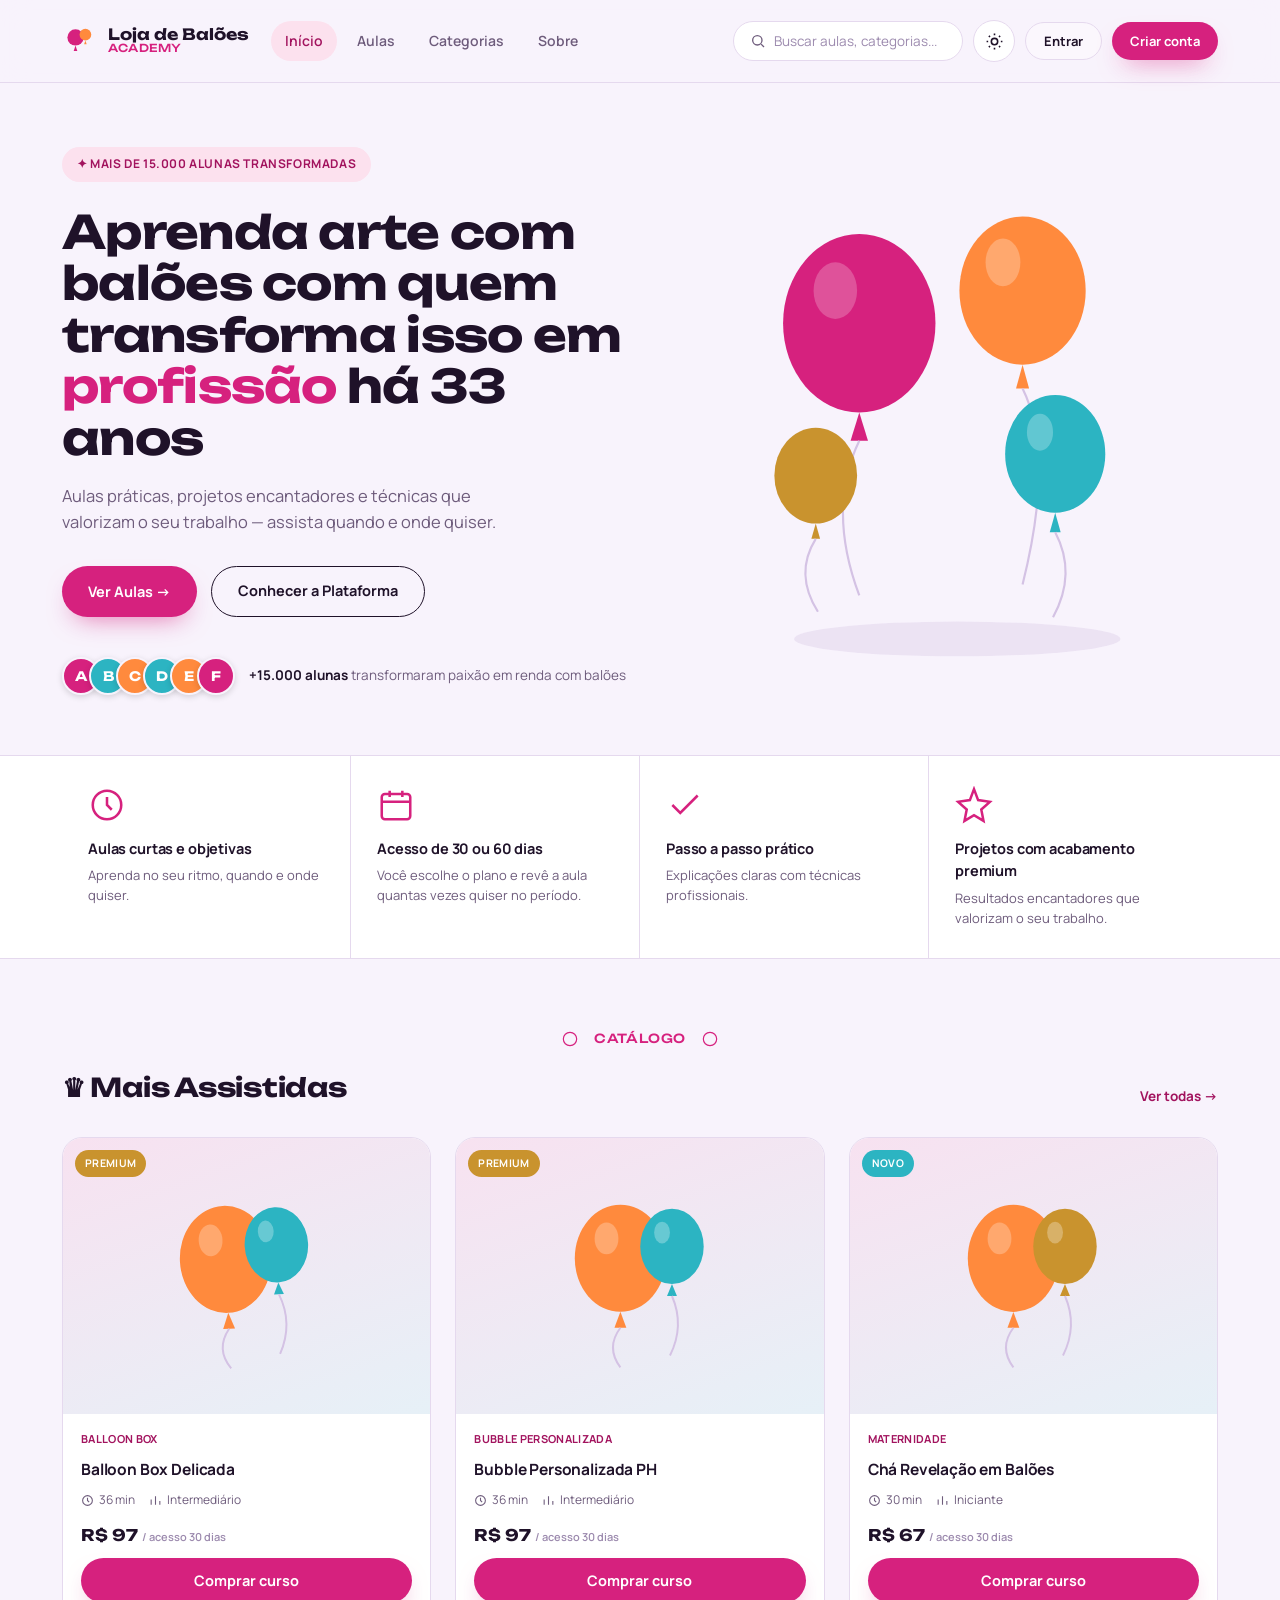
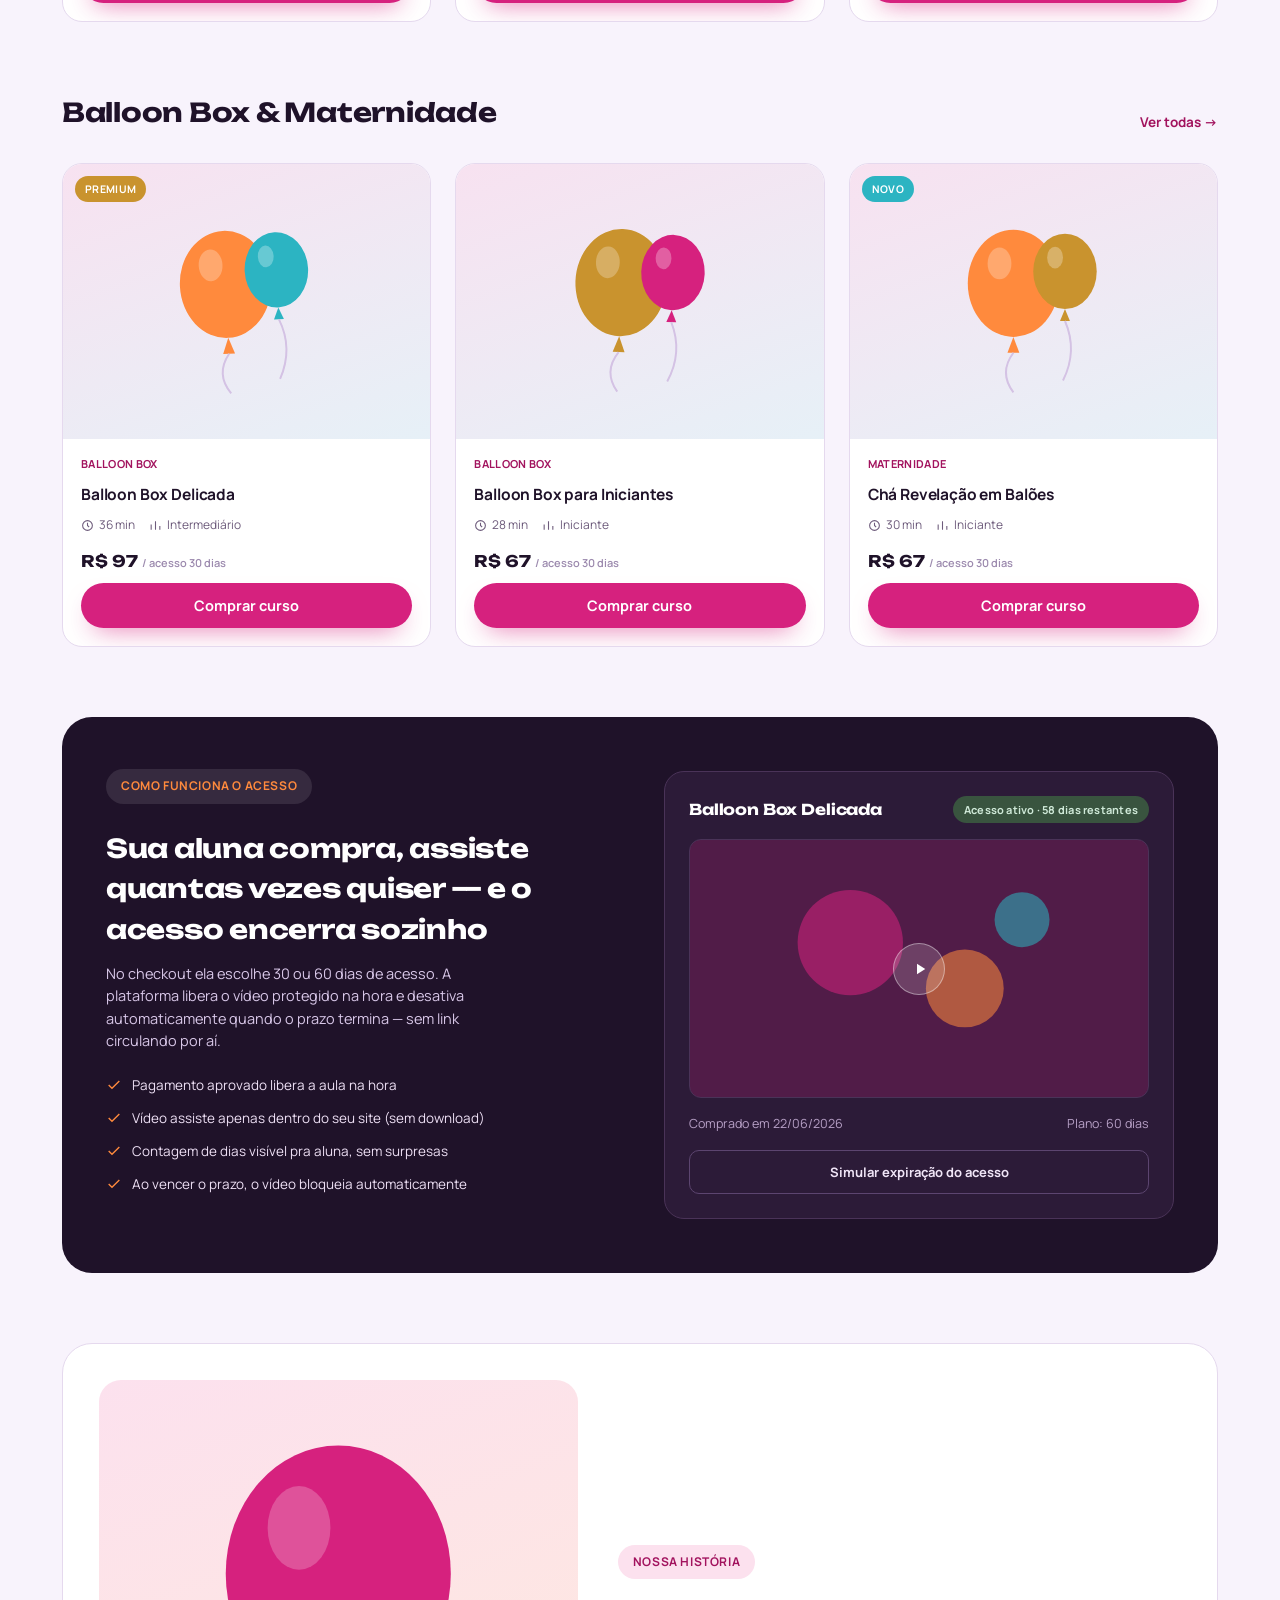
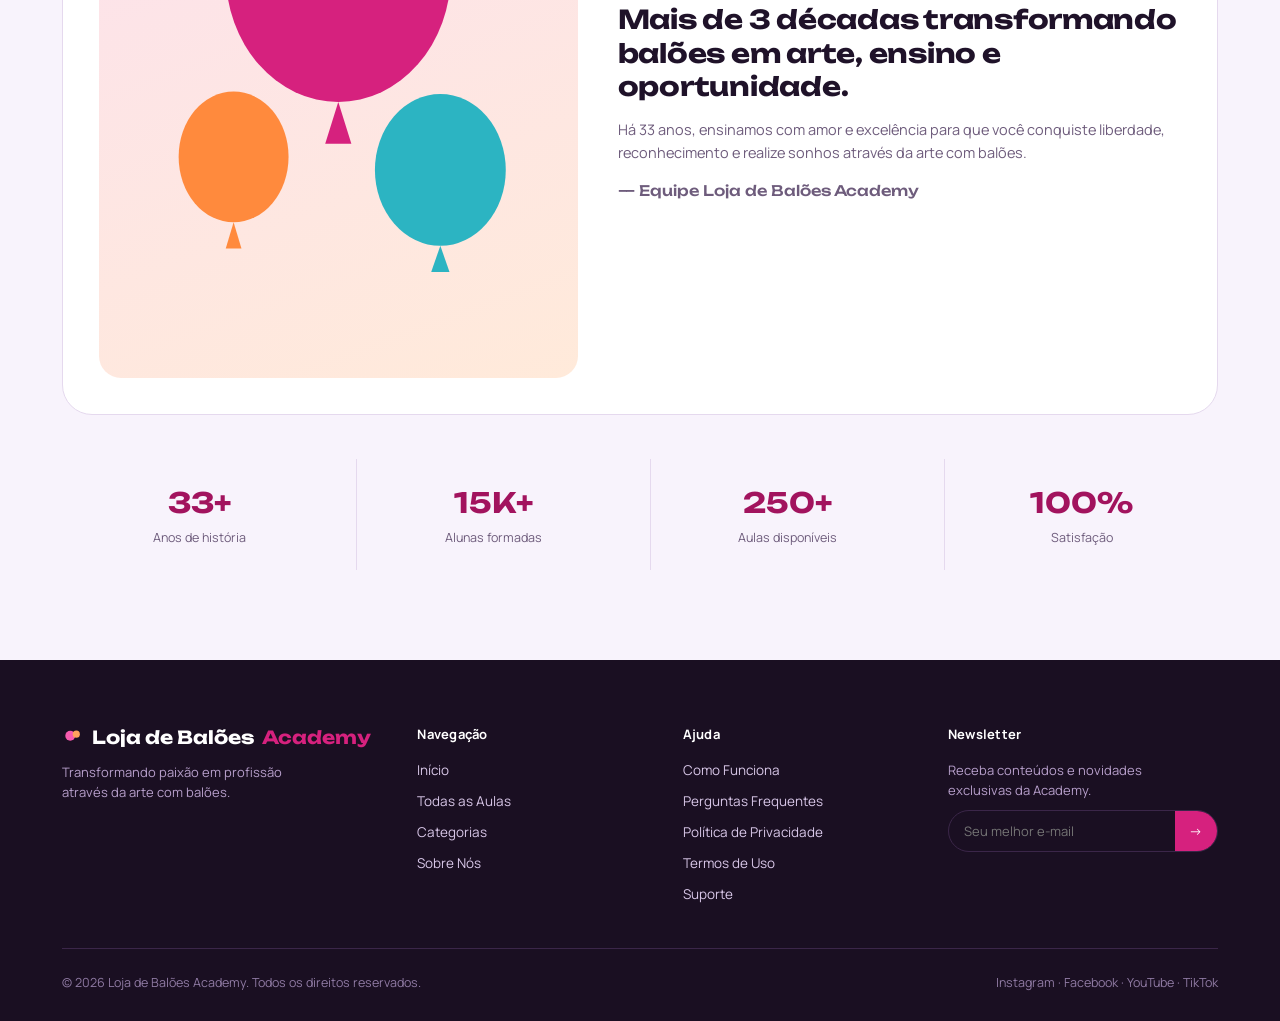
<file: site.html>
<!DOCTYPE html>
<html lang="pt-BR" data-theme="light">
<head>
<meta charset="UTF-8">
<meta name="viewport" content="width=device-width, initial-scale=1.0">
<title>Loja de Balões Academy</title>
<link rel="preconnect" href="https://fonts.googleapis.com">
<link rel="preconnect" href="https://fonts.gstatic.com" crossorigin>
<link href="https://fonts.googleapis.com/css2?family=Unbounded:wght@400;500;600;700;800&family=Manrope:wght@400;500;600;700;800&display=swap" rel="stylesheet">
<style>
/* =========================================================
   TOKENS
========================================================= */
:root{
  --paper:#F8F3FC;
  --paper-2:#F1E8F7;
  --surface:#FFFFFF;
  --surface-2:#FBF7FD;
  --ink:#1F1229;
  --ink-soft:#6E5C7C;
  --ink-faint:#9C8AAE;
  --line:#E5D9EE;
  --line-strong:#D4C2E4;

  --primary:#D6217E;      /* balloon pink   */
  --primary-ink:#A2135E;
  --primary-tint:#FCE1EE;
  --secondary:#FF8A3D;    /* balloon orange */
  --secondary-tint:#FFEADA;
  --accent:#2CB4C2;       /* balloon teal   */
  --accent-tint:#DAF3F4;
  --gold:#C9932E;

  --shadow-sm:0 2px 10px -4px rgba(31,18,41,.14);
  --shadow-md:0 16px 36px -16px rgba(31,18,41,.28);
  --shadow-lg:0 30px 60px -20px rgba(31,18,41,.34);

  --radius-sm:12px;
  --radius-md:20px;
  --radius-lg:30px;

  --font-display:'Unbounded', sans-serif;
  --font-body:'Manrope', sans-serif;
}

[data-theme="dark"]{
  --paper:#160D1E;
  --paper-2:#1D1228;
  --surface:#211530;
  --surface-2:#291A38;
  --ink:#F4ECFA;
  --ink-soft:#C3AFDA;
  --ink-faint:#8D77A8;
  --line:#3B2A4C;
  --line-strong:#4C3760;

  --primary:#F65AAE;
  --primary-ink:#FF8FCB;
  --primary-tint:#3A1B33;
  --secondary:#FFA25C;
  --secondary-tint:#3A2618;
  --accent:#48D9E6;
  --accent-tint:#123336;
  --gold:#E3B75B;

  --shadow-sm:0 2px 10px -4px rgba(0,0,0,.5);
  --shadow-md:0 16px 40px -16px rgba(0,0,0,.6);
  --shadow-lg:0 30px 70px -20px rgba(0,0,0,.7);
}

*{margin:0;padding:0;box-sizing:border-box;}
html{scroll-behavior:smooth;}
body{
  font-family:var(--font-body);
  background:var(--paper);
  color:var(--ink);
  line-height:1.55;
  -webkit-font-smoothing:antialiased;
  transition:background .35s ease, color .35s ease;
  overflow-x:hidden;
}
a{color:inherit;text-decoration:none;}
img,svg{display:block;max-width:100%;}
button{font-family:inherit;}
.container{max-width:1220px;margin:0 auto;padding:0 32px;}
@media (max-width:640px){.container{padding:0 20px;}}
h1,h2,h3,h4{font-family:var(--font-display);letter-spacing:-.01em;}
.hide{display:none !important;}

::selection{background:var(--primary);color:#fff;}
:focus-visible{outline:2.5px solid var(--accent);outline-offset:3px;border-radius:6px;}

/* =========================================================
   BUTTONS
========================================================= */
.btn{
  display:inline-flex;align-items:center;justify-content:center;gap:8px;
  font-weight:700;font-size:14.5px;font-family:var(--font-body);
  padding:13px 26px;border-radius:999px;border:none;cursor:pointer;
  transition:transform .18s ease, box-shadow .18s ease, background .18s ease, color .18s ease;
  white-space:nowrap;
}
.btn-primary{background:var(--primary);color:#fff;box-shadow:0 12px 26px -12px rgba(214,33,126,.65);}
.btn-primary:hover{transform:translateY(-2px);box-shadow:0 16px 32px -12px rgba(214,33,126,.75);}
.btn-ghost{background:transparent;border:1.5px solid var(--ink);color:var(--ink);}
.btn-ghost:hover{background:var(--ink);color:var(--paper);}
.btn-soft{background:var(--surface-2);color:var(--ink);border:1.5px solid var(--line);}
.btn-soft:hover{border-color:var(--primary);color:var(--primary-ink);}
.btn-sm{padding:9px 18px;font-size:13px;}
.btn-icon{
  width:42px;height:42px;border-radius:50%;border:1.5px solid var(--line);
  background:var(--surface);display:inline-flex;align-items:center;justify-content:center;
  cursor:pointer;color:var(--ink);transition:.2s;flex-shrink:0;
}
.btn-icon:hover{border-color:var(--primary);color:var(--primary);}
.btn-icon svg{width:19px;height:19px;}

/* =========================================================
   HEADER
========================================================= */
header{
  position:sticky;top:0;z-index:200;
  background:color-mix(in srgb, var(--paper) 86%, transparent);
  backdrop-filter:blur(14px);
  border-bottom:1px solid var(--line);
}
.nav-row{display:flex;align-items:center;height:82px;gap:22px;}
.logo{display:flex;align-items:center;gap:10px;flex-shrink:0;cursor:pointer;}
.logo-mark{width:36px;height:36px;flex-shrink:0;}
.logo-text{display:flex;flex-direction:column;line-height:1.05;}
.logo-text .l1{font-family:var(--font-display);font-weight:700;font-size:15.5px;}
.logo-text .l2{font-family:var(--font-display);font-weight:500;font-size:11px;color:var(--primary);letter-spacing:.02em;}

nav.links{display:flex;gap:6px;font-size:14px;font-weight:600;color:var(--ink-soft);}
nav.links a{position:relative;padding:9px 14px;border-radius:999px;transition:.2s;}
nav.links a:hover{color:var(--ink);background:var(--surface-2);}
nav.links a.active{color:var(--primary-ink);background:var(--primary-tint);}

.nav-right{display:flex;align-items:center;gap:10px;margin-left:auto;}

/* search */
.search-wrap{position:relative;}
.search-box{
  display:flex;align-items:center;gap:8px;background:var(--surface);
  border:1.5px solid var(--line);border-radius:999px;padding:10px 16px;font-size:13.5px;
  min-width:230px;color:var(--ink-soft);transition:.2s;cursor:text;
}
.search-box:focus-within{border-color:var(--primary);box-shadow:0 0 0 4px var(--primary-tint);}
.search-box svg{width:16px;height:16px;flex-shrink:0;}
.search-box input{border:none;background:none;outline:none;font-family:inherit;font-size:13.5px;color:var(--ink);width:100%;}
.search-box input::placeholder{color:var(--ink-faint);}
.search-clear{display:none;cursor:pointer;color:var(--ink-faint);}
.search-clear.show{display:flex;}

.search-panel{
  position:absolute;top:calc(100% + 10px);left:0;right:0;background:var(--surface);
  border:1px solid var(--line);border-radius:16px;box-shadow:var(--shadow-lg);
  overflow:hidden;opacity:0;visibility:hidden;transform:translateY(-8px);transition:.18s ease;
  z-index:50;
}
.search-panel.open{opacity:1;visibility:visible;transform:translateY(0);}
.search-result{display:flex;align-items:center;gap:12px;padding:11px 16px;cursor:pointer;transition:.15s;}
.search-result:hover{background:var(--surface-2);}
.search-result .sr-ic{width:32px;height:32px;border-radius:9px;flex-shrink:0;}
.search-result .sr-t{font-size:13.5px;font-weight:700;}
.search-result .sr-c{font-size:11.5px;color:var(--ink-faint);}
.search-empty{padding:16px;font-size:13px;color:var(--ink-faint);text-align:center;}
.search-footer{padding:10px 16px;border-top:1px solid var(--line);font-size:12.5px;font-weight:700;color:var(--primary-ink);cursor:pointer;text-align:center;}
.search-footer:hover{background:var(--surface-2);}

.account-area{display:flex;align-items:center;gap:10px;}
.avatar-chip{
  display:flex;align-items:center;gap:9px;padding:5px 14px 5px 6px;border-radius:999px;
  border:1.5px solid var(--line);background:var(--surface);cursor:pointer;transition:.2s;
}
.avatar-chip:hover{border-color:var(--primary);}
.avatar-chip .av{width:30px;height:30px;border-radius:50%;flex-shrink:0;}
.avatar-chip .nm{font-size:13px;font-weight:700;}

.mobile-toggle{display:none;}
@media (max-width:1080px){
  nav.links,.search-box{display:none;}
  .mobile-toggle{display:inline-flex;}
}
.mobile-panel{
  display:none;position:fixed;inset:82px 0 0 0;background:var(--paper);z-index:190;
  padding:24px;overflow-y:auto;
}
.mobile-panel.open{display:block;}
.mobile-panel .m-search{margin-bottom:20px;}
.mobile-panel nav{display:flex;flex-direction:column;gap:4px;margin-bottom:22px;}
.mobile-panel nav a{padding:14px 16px;border-radius:12px;font-weight:700;font-size:16px;border:1px solid var(--line);}
.mobile-panel .m-actions{display:flex;flex-direction:column;gap:10px;}

/* =========================================================
   AVATARS (initials, no broken photos)
========================================================= */
.pf-avatar{border-radius:50%;display:flex;align-items:center;justify-content:center;font-family:var(--font-display);font-weight:700;color:#fff;flex-shrink:0;}

/* =========================================================
   HERO
========================================================= */
.hero{padding:64px 0 60px;position:relative;overflow:hidden;}
.hero-grid{display:grid;grid-template-columns:1.05fr 0.95fr;gap:56px;align-items:center;}
@media (max-width:960px){.hero-grid{grid-template-columns:1fr;}}
.eyebrow{
  display:inline-flex;align-items:center;gap:8px;font-size:12px;font-weight:700;
  letter-spacing:.05em;text-transform:uppercase;color:var(--primary-ink);
  background:var(--primary-tint);padding:8px 15px;border-radius:999px;margin-bottom:24px;
}
.hero h1{font-size:46px;font-weight:700;line-height:1.12;letter-spacing:-.015em;}
.hero h1 span{color:var(--primary);}
@media (max-width:640px){.hero h1{font-size:32px;}}
.hero p.lead{margin-top:20px;font-size:16.5px;color:var(--ink-soft);max-width:460px;}
.hero-cta{display:flex;gap:14px;margin-top:32px;flex-wrap:wrap;}
.social-proof{display:flex;align-items:center;gap:14px;margin-top:40px;}
.avatars{display:flex;}
.avatars .av{width:38px;height:38px;font-size:13px;margin-left:-11px;border:2.5px solid var(--paper);box-shadow:0 2px 6px rgba(0,0,0,.15);}
.avatars .av:first-child{margin-left:0;}
.social-proof .txt{font-size:13.5px;color:var(--ink-soft);}
.social-proof .txt strong{color:var(--ink);}

.hero-art{position:relative;aspect-ratio:1/1;display:flex;align-items:center;justify-content:center;}
.hero-art svg{width:100%;height:100%;}
.float{animation:float 6s ease-in-out infinite;}
.float-slow{animation:float 8.5s ease-in-out infinite;}
.float-rev{animation:float 7.2s ease-in-out infinite reverse;}
@keyframes float{0%,100%{transform:translateY(0);}50%{transform:translateY(-14px);}}
@media (prefers-reduced-motion:reduce){.float,.float-slow,.float-rev{animation:none;}}

/* =========================================================
   BENEFITS
========================================================= */
.benefits{background:var(--surface);border-top:1px solid var(--line);border-bottom:1px solid var(--line);}
.benefits-grid{display:grid;grid-template-columns:repeat(4,1fr);gap:0;}
@media (max-width:800px){.benefits-grid{grid-template-columns:repeat(2,1fr);}}
.benefit{padding:30px 26px;border-right:1px solid var(--line);}
.benefit:last-child{border-right:none;}
@media (max-width:800px){.benefit:nth-child(2n){border-right:none;}.benefit{border-bottom:1px solid var(--line);}}
.benefit .ic{width:38px;height:38px;color:var(--primary);margin-bottom:14px;}
.benefit h4{font-size:14.5px;font-weight:700;margin-bottom:5px;font-family:var(--font-body);}
.benefit p{font-size:13px;color:var(--ink-soft);}

/* =========================================================
   SECTIONS GENERIC
========================================================= */
section.block{padding:70px 0;}
.section-head{display:flex;align-items:flex-end;justify-content:space-between;margin-bottom:30px;gap:20px;flex-wrap:wrap;}
.section-head h2{font-size:26px;font-weight:700;}
.see-all{font-size:13.5px;font-weight:700;color:var(--primary-ink);display:inline-flex;align-items:center;gap:5px;cursor:pointer;}
.see-all:hover{text-decoration:underline;}

.grid-3{display:grid;grid-template-columns:repeat(3,1fr);gap:24px;}
@media (max-width:900px){.grid-3{grid-template-columns:repeat(2,1fr);}}
@media (max-width:600px){.grid-3{grid-template-columns:1fr;}}

/* =========================================================
   COURSE CARDS (vector illustration thumbs — no broken photos)
========================================================= */
.course-card{
  background:var(--surface);border-radius:var(--radius-md);overflow:hidden;border:1px solid var(--line);
  transition:transform .25s ease, box-shadow .25s ease;cursor:pointer;display:flex;flex-direction:column;
}
.course-card:hover{transform:translateY(-6px);box-shadow:var(--shadow-md);}
.thumb{position:relative;aspect-ratio:4/3;overflow:hidden;display:flex;align-items:center;justify-content:center;}
.thumb svg{width:72%;height:72%;}
.thumb .play{
  position:absolute;width:48px;height:48px;border-radius:50%;background:rgba(255,255,255,.94);
  display:flex;align-items:center;justify-content:center;box-shadow:0 8px 20px rgba(0,0,0,.25);
  opacity:0;transform:scale(.85);transition:.22s ease;
}
.course-card:hover .thumb .play{opacity:1;transform:scale(1);}
.thumb .play svg{width:17px;height:17px;color:var(--primary-ink);margin-left:2px;}
.badge{
  position:absolute;top:12px;left:12px;font-size:10.5px;font-weight:700;letter-spacing:.03em;
  text-transform:uppercase;background:var(--gold);color:#fff;padding:5px 10px;border-radius:999px;
}
.badge.new{background:var(--accent);}
.course-body{padding:16px 18px 18px;display:flex;flex-direction:column;gap:10px;flex:1;}
.course-tag{font-size:11px;font-weight:700;text-transform:uppercase;letter-spacing:.03em;color:var(--primary-ink);}
.course-body h3{font-size:15.5px;font-weight:700;font-family:var(--font-body);}
.meta{display:flex;gap:14px;font-size:12px;color:var(--ink-soft);margin-top:auto;}
.meta span{display:flex;align-items:center;gap:5px;}
.meta svg{width:13px;height:13px;flex-shrink:0;}
.price-row{display:flex;align-items:center;justify-content:space-between;margin-top:4px;}
.price{font-family:var(--font-display);font-weight:700;font-size:16px;color:var(--ink);}
.price small{font-family:var(--font-body);font-weight:600;font-size:11px;color:var(--ink-faint);}

/* =========================================================
   ACCESS DEMO
========================================================= */
.access-demo{
  background:var(--ink);color:var(--paper);border-radius:var(--radius-lg);padding:52px 44px;
  display:grid;grid-template-columns:1fr 1fr;gap:48px;align-items:center;
}
[data-theme="dark"] .access-demo{background:var(--surface-2);border:1px solid var(--line-strong);}
@media (max-width:900px){.access-demo{grid-template-columns:1fr;padding:36px 24px;}}
.access-demo h2{color:#fff;font-size:26px;font-weight:700;margin-bottom:14px;}
[data-theme="dark"] .access-demo h2{color:var(--ink);}
.access-demo p{color:#D8C7E8;font-size:14.5px;max-width:420px;margin-bottom:22px;}
[data-theme="dark"] .access-demo p{color:var(--ink-soft);}
.access-demo .steps{display:flex;flex-direction:column;gap:12px;margin-bottom:26px;}
.access-demo .steps li{display:flex;gap:10px;font-size:13.5px;color:#EEE0F5;list-style:none;align-items:flex-start;}
[data-theme="dark"] .access-demo .steps li{color:var(--ink-soft);}
.access-demo .steps li svg{width:16px;height:16px;color:var(--secondary);flex-shrink:0;margin-top:2px;}

.demo-card{background:#2C1B38;border-radius:20px;padding:24px;border:1px solid #4A3358;}
[data-theme="dark"] .demo-card{background:var(--paper-2);border-color:var(--line);}
.demo-card .top-row{display:flex;justify-content:space-between;align-items:center;margin-bottom:16px;gap:10px;}
.demo-card h4{font-size:15px;font-weight:700;color:#fff;}
[data-theme="dark"] .demo-card h4{color:var(--ink);}
.pill{font-size:11px;font-weight:700;padding:5px 11px;border-radius:999px;letter-spacing:.02em;white-space:nowrap;}
.pill.on{background:#39543F;color:#CFE9D8;}
.pill.off{background:#5B3939;color:#F0CFCF;}
.demo-video{
  aspect-ratio:16/9;border-radius:12px;overflow:hidden;position:relative;margin-bottom:16px;border:1px solid #4A3358;
  display:flex;align-items:center;justify-content:center;
}
.demo-video svg.bg-illus{position:absolute;inset:0;width:100%;height:100%;}
.demo-video .lock-overlay{
  position:absolute;inset:0;background:rgba(15,8,20,.88);display:flex;flex-direction:column;
  align-items:center;justify-content:center;gap:8px;text-align:center;padding:16px;z-index:2;
}
.demo-video .lock-overlay svg{width:26px;height:26px;color:var(--secondary);}
.demo-video .lock-overlay span{font-size:12.5px;color:#E4D3EE;}
.demo-video .play-icon{width:52px;height:52px;border-radius:50%;background:rgba(255,255,255,.16);border:1.5px solid rgba(255,255,255,.4);display:flex;align-items:center;justify-content:center;z-index:2;position:relative;}
.demo-video .play-icon svg{width:18px;height:18px;color:#fff;margin-left:2px;}
.demo-foot{display:flex;justify-content:space-between;align-items:center;font-size:12.5px;color:#B7A0C6;flex-wrap:wrap;gap:6px;}
[data-theme="dark"] .demo-foot{color:var(--ink-faint);}
.demo-btn{
  margin-top:16px;width:100%;padding:12px;border-radius:10px;border:1px solid #5C4570;background:transparent;
  color:#F0E5F7;font-size:13px;font-weight:700;cursor:pointer;transition:.2s;
}
[data-theme="dark"] .demo-btn{color:var(--ink);border-color:var(--line-strong);}
.demo-btn:hover{background:#4A3358;}
[data-theme="dark"] .demo-btn:hover{background:var(--surface-2);}

/* =========================================================
   TRUST / STATS
========================================================= */
.trust{
  display:grid;grid-template-columns:0.85fr 1fr;gap:40px;align-items:center;
  background:var(--surface);border-radius:var(--radius-lg);padding:36px;border:1px solid var(--line);
}
@media (max-width:860px){.trust{grid-template-columns:1fr;}}
.trust-art{aspect-ratio:4/5;border-radius:22px;background:linear-gradient(160deg,var(--primary-tint),var(--secondary-tint));display:flex;align-items:center;justify-content:center;overflow:hidden;}
.trust-art svg{width:82%;height:82%;}
.trust-txt h2{font-size:26px;font-weight:700;line-height:1.28;margin-bottom:16px;}
.trust-txt p{color:var(--ink-soft);font-size:14.5px;margin-bottom:10px;}
.signature{font-family:var(--font-display);font-weight:500;font-style:normal;color:var(--primary-ink);margin-top:16px;font-size:14px;}

.stats-bar{display:grid;grid-template-columns:repeat(4,1fr);gap:20px;margin-top:44px;}
@media (max-width:700px){.stats-bar{grid-template-columns:repeat(2,1fr);}}
.stat{text-align:center;padding:22px 10px;border-left:1px solid var(--line);}
.stat:first-child{border-left:none;}
@media (max-width:700px){.stat:nth-child(2n+1){border-left:none;}}
.stat .num{font-family:var(--font-display);font-size:28px;color:var(--primary-ink);font-weight:700;}
.stat .lbl{font-size:12.5px;color:var(--ink-soft);margin-top:4px;}

/* =========================================================
   RIBBON
========================================================= */
.ribbon{display:flex;align-items:center;justify-content:center;gap:14px;color:var(--primary);opacity:.8;margin:0 auto 18px;}
.ribbon svg{width:20px;height:20px;flex-shrink:0;}
.ribbon span{font-family:var(--font-display);font-weight:500;font-size:12.5px;letter-spacing:.05em;text-transform:uppercase;}

/* =========================================================
   AULAS PAGE (lessons catalog)
========================================================= */
.page-hero{padding:48px 0 30px;}
.page-hero h1{font-size:34px;font-weight:700;margin-bottom:10px;}
.page-hero p{color:var(--ink-soft);font-size:15px;max-width:560px;}

.filter-bar{
  display:flex;align-items:center;gap:12px;flex-wrap:wrap;padding:18px 0;
  border-top:1px solid var(--line);border-bottom:1px solid var(--line);margin-bottom:30px;
}
.chip-row{display:flex;gap:8px;flex-wrap:wrap;flex:1;}
.chip{
  padding:9px 16px;border-radius:999px;border:1.5px solid var(--line);background:var(--surface);
  font-size:13px;font-weight:700;cursor:pointer;transition:.18s;color:var(--ink-soft);
}
.chip:hover{border-color:var(--primary);color:var(--primary-ink);}
.chip.active{background:var(--ink);border-color:var(--ink);color:var(--paper);}
.select-wrap select{
  appearance:none;padding:9px 34px 9px 16px;border-radius:999px;border:1.5px solid var(--line);
  background:var(--surface) url('data:image/svg+xml,<svg xmlns="http://www.w3.org/2000/svg" width="14" height="14" viewBox="0 0 24 24" fill="none" stroke="%236E5C7C" stroke-width="2"><path d="M6 9l6 6 6-6"/></svg>') no-repeat right 12px center;
  font-size:13px;font-weight:700;color:var(--ink);cursor:pointer;font-family:inherit;
}
.results-count{font-size:13px;color:var(--ink-faint);margin-bottom:20px;}
.grid-4{display:grid;grid-template-columns:repeat(3,1fr);gap:24px;}
@media (max-width:900px){.grid-4{grid-template-columns:repeat(2,1fr);}}
@media (max-width:600px){.grid-4{grid-template-columns:1fr;}}
.empty-state{padding:70px 20px;text-align:center;color:var(--ink-faint);}
.empty-state svg{width:56px;height:56px;margin:0 auto 16px;color:var(--line-strong);}
.empty-state h3{font-size:17px;color:var(--ink);margin-bottom:6px;font-family:var(--font-body);font-weight:700;}

/* =========================================================
   FOOTER
========================================================= */
footer{background:#1A0F22;color:#D8C7E8;padding:64px 0 28px;margin-top:20px;}
[data-theme="dark"] footer{background:#0E0813;}
.foot-grid{display:grid;grid-template-columns:1.4fr 1fr 1fr 1.2fr;gap:40px;padding-bottom:44px;border-bottom:1px solid #3B2649;}
@media (max-width:800px){.foot-grid{grid-template-columns:1fr 1fr;}}
footer h5{color:#fff;font-size:13px;font-weight:700;margin-bottom:16px;letter-spacing:.02em;}
footer .flogo{font-family:var(--font-display);font-weight:700;font-size:18px;color:#fff;margin-bottom:10px;display:flex;align-items:center;gap:8px;}
footer .flogo span{color:var(--primary);}
footer ul{list-style:none;display:flex;flex-direction:column;gap:10px;font-size:13.5px;}
footer li{cursor:pointer;}
footer li:hover{color:#fff;}
footer p.desc{font-size:13px;color:#B79FCB;max-width:260px;margin-top:4px;}
.foot-bottom{display:flex;justify-content:space-between;padding-top:24px;font-size:12.5px;color:#8F7AA3;flex-wrap:wrap;gap:10px;}
.newsletter-row{display:flex;margin-top:10px;border:1px solid #3B2649;border-radius:999px;overflow:hidden;}
.newsletter-row input{flex:1;background:transparent;border:none;padding:11px 15px;color:#fff;font-size:13px;outline:none;font-family:inherit;}
.newsletter-row button{background:var(--primary);border:none;width:42px;display:flex;align-items:center;justify-content:center;cursor:pointer;color:#fff;}

/* =========================================================
   MODAL — AUTH (login / criar conta)
========================================================= */
.modal-overlay{
  position:fixed;inset:0;background:rgba(15,8,20,.62);backdrop-filter:blur(4px);z-index:500;
  display:flex;align-items:center;justify-content:center;padding:20px;
  opacity:0;visibility:hidden;transition:.22s ease;
}
.modal-overlay.open{opacity:1;visibility:visible;}
.auth-modal{
  background:var(--surface);border-radius:var(--radius-lg);max-width:420px;width:100%;
  box-shadow:var(--shadow-lg);overflow:hidden;transform:translateY(14px) scale(.98);transition:.22s ease;
  max-height:92vh;overflow-y:auto;
}
.modal-overlay.open .auth-modal{transform:translateY(0) scale(1);}
.auth-head{padding:28px 28px 0;display:flex;justify-content:space-between;align-items:flex-start;}
.auth-head .close-x{cursor:pointer;color:var(--ink-faint);width:24px;height:24px;flex-shrink:0;}
.auth-head .close-x:hover{color:var(--ink);}
.auth-tabs{display:flex;gap:6px;padding:0 28px;margin-top:18px;background:var(--surface-2);border-radius:999px;padding:4px;margin:18px 28px 0;}
.auth-tab{flex:1;text-align:center;padding:10px;border-radius:999px;font-size:13.5px;font-weight:700;cursor:pointer;color:var(--ink-soft);transition:.18s;}
.auth-tab.active{background:var(--surface);color:var(--ink);box-shadow:var(--shadow-sm);}
.auth-body{padding:24px 28px 30px;}
.auth-body h3{font-size:21px;font-weight:700;margin-bottom:6px;}
.auth-body p.sub{font-size:13.5px;color:var(--ink-soft);margin-bottom:22px;}
.field{margin-bottom:14px;}
.field label{display:block;font-size:12.5px;font-weight:700;color:var(--ink-soft);margin-bottom:7px;}
.field input{
  width:100%;padding:12px 15px;border-radius:12px;border:1.5px solid var(--line);background:var(--surface-2);
  font-family:inherit;font-size:14px;color:var(--ink);outline:none;transition:.18s;
}
.field input:focus{border-color:var(--primary);background:var(--surface);box-shadow:0 0 0 4px var(--primary-tint);}
.field .err{font-size:12px;color:#D6217E;margin-top:5px;display:none;}
.field.has-err input{border-color:#D6217E;}
.field.has-err .err{display:block;}
.auth-submit{width:100%;margin-top:6px;padding:14px;font-size:14.5px;}
.auth-alt{text-align:center;font-size:13px;color:var(--ink-soft);margin-top:18px;}
.auth-alt b{color:var(--primary-ink);cursor:pointer;}
.spinner{width:16px;height:16px;border-radius:50%;border:2.5px solid rgba(255,255,255,.4);border-top-color:#fff;animation:spin .7s linear infinite;}
@keyframes spin{to{transform:rotate(360deg);}}

/* account dropdown */
.account-dropdown{
  position:absolute;top:calc(100% + 10px);right:0;background:var(--surface);border:1px solid var(--line);
  border-radius:16px;box-shadow:var(--shadow-lg);min-width:210px;overflow:hidden;
  opacity:0;visibility:hidden;transform:translateY(-8px);transition:.18s ease;z-index:60;
}
.account-dropdown.open{opacity:1;visibility:visible;transform:translateY(0);}
.ad-item{padding:12px 18px;font-size:13.5px;font-weight:600;cursor:pointer;display:flex;align-items:center;gap:10px;}
.ad-item svg{width:16px;height:16px;color:var(--ink-faint);}
.ad-item:hover{background:var(--surface-2);}
.ad-item.danger{color:var(--primary-ink);}

/* toast */
.toast-wrap{position:fixed;bottom:26px;left:50%;transform:translateX(-50%);z-index:700;display:flex;flex-direction:column;gap:10px;align-items:center;}
.toast{
  background:var(--ink);color:var(--paper);padding:13px 22px;border-radius:999px;font-size:13.5px;font-weight:700;
  display:flex;align-items:center;gap:10px;box-shadow:var(--shadow-lg);opacity:0;transform:translateY(16px);
  animation:toastIn .25s ease forwards, toastOut .25s ease 2.6s forwards;
}
.toast svg{width:17px;height:17px;color:var(--accent);flex-shrink:0;}
@keyframes toastIn{to{opacity:1;transform:translateY(0);}}
@keyframes toastOut{to{opacity:0;transform:translateY(-10px);}}

/* reveal on scroll */
.reveal{opacity:0;transform:translateY(18px);transition:opacity .6s ease, transform .6s ease;}
.reveal.in{opacity:1;transform:translateY(0);}

/* view switching */
.view{display:none;}
.view.active{display:block;}
</style>
</head>
<body>

<header>
  <div class="container nav-row">
    <div class="logo" data-nav="home">
      <svg class="logo-mark" viewBox="0 0 40 40" fill="none">
        <circle cx="15" cy="16" r="9" fill="var(--primary)"/>
        <circle cx="26" cy="13" r="6.5" fill="var(--secondary)"/>
        <path d="M15 25l-2 6h4l-2-6z" fill="var(--primary)"/>
        <path d="M26 19.5l-1.4 4.2h2.8l-1.4-4.2z" fill="var(--secondary)"/>
      </svg>
      <div class="logo-text">
        <span class="l1">Loja de Balões</span>
        <span class="l2">ACADEMY</span>
      </div>
    </div>

    <nav class="links" id="navLinks">
      <a data-nav="home" class="active">Início</a>
      <a data-nav="aulas">Aulas</a>
      <a href="#categorias" data-scroll="categorias">Categorias</a>
      <a href="#sobre" data-scroll="sobre">Sobre</a>
    </nav>

    <div class="nav-right">
      <div class="search-wrap" id="searchWrap">
        <div class="search-box">
          <svg viewBox="0 0 24 24" fill="none" stroke="currentColor" stroke-width="2"><circle cx="11" cy="11" r="7"/><path d="M21 21l-4.3-4.3"/></svg>
          <input id="searchInput" type="text" placeholder="Buscar aulas, categorias...">
          <svg class="search-clear" id="searchClear" viewBox="0 0 24 24" width="14" height="14" fill="none" stroke="currentColor" stroke-width="2.4"><path d="M18 6L6 18M6 6l12 12"/></svg>
        </div>
        <div class="search-panel" id="searchPanel"></div>
      </div>

      <button class="btn-icon" id="themeToggle" aria-label="Alternar tema">
        <svg id="themeIconSun" viewBox="0 0 24 24" fill="none" stroke="currentColor" stroke-width="2"><circle cx="12" cy="12" r="4"/><path d="M12 2v2M12 20v2M4.9 4.9l1.4 1.4M17.7 17.7l1.4 1.4M2 12h2M20 12h2M4.9 19.1l1.4-1.4M17.7 6.3l1.4-1.4"/></svg>
        <svg id="themeIconMoon" viewBox="0 0 24 24" fill="none" stroke="currentColor" stroke-width="2" style="display:none;"><path d="M21 12.8A9 9 0 1111.2 3 7 7 0 0021 12.8z"/></svg>
      </button>

      <div id="loggedOutArea" style="display:flex;gap:10px;">
        <button class="btn btn-soft btn-sm" id="openLogin">Entrar</button>
        <button class="btn btn-primary btn-sm" id="openSignup">Criar conta</button>
      </div>

      <div id="loggedInArea" class="account-area" style="display:none;position:relative;">
        <div class="avatar-chip" id="avatarChip">
          <div class="av pf-avatar" id="headerAvatar" style="width:30px;height:30px;font-size:12px;"></div>
          <span class="nm" id="headerName"></span>
          <svg width="12" height="12" viewBox="0 0 24 24" fill="none" stroke="currentColor" stroke-width="2.6"><path d="M6 9l6 6 6-6"/></svg>
        </div>
        <div class="account-dropdown" id="accountDropdown">
          <div class="ad-item"><svg viewBox="0 0 24 24" fill="none" stroke="currentColor" stroke-width="2"><circle cx="12" cy="8" r="4"/><path d="M4 21c0-4 4-6 8-6s8 2 8 6"/></svg> Minha conta</div>
          <div class="ad-item"><svg viewBox="0 0 24 24" fill="none" stroke="currentColor" stroke-width="2"><rect x="3" y="5" width="18" height="16" rx="2"/><path d="M3 10h18"/></svg> Minhas aulas</div>
          <div class="ad-item danger" id="logoutBtn"><svg viewBox="0 0 24 24" fill="none" stroke="currentColor" stroke-width="2"><path d="M9 21H5a2 2 0 01-2-2V5a2 2 0 012-2h4"/><path d="M16 17l5-5-5-5M21 12H9"/></svg> Sair</div>
        </div>
      </div>

      <button class="btn-icon mobile-toggle" id="mobileToggle" aria-label="Menu">
        <svg viewBox="0 0 24 24" fill="none" stroke="currentColor" stroke-width="2.2"><path d="M4 7h16M4 12h16M4 17h16"/></svg>
      </button>
    </div>
  </div>

  <div class="mobile-panel" id="mobilePanel">
    <div class="m-search search-box" style="min-width:auto;">
      <svg viewBox="0 0 24 24" fill="none" stroke="currentColor" stroke-width="2"><circle cx="11" cy="11" r="7"/><path d="M21 21l-4.3-4.3"/></svg>
      <input id="mSearchInput" type="text" placeholder="Buscar aulas...">
    </div>
    <nav>
      <a data-nav="home">Início</a>
      <a data-nav="aulas">Aulas</a>
      <a href="#categorias" data-scroll="categorias">Categorias</a>
      <a href="#sobre" data-scroll="sobre">Sobre</a>
    </nav>
    <div class="m-actions" id="mobileActions"></div>
  </div>
</header>

<!-- ============================================================
     VIEW: HOME
============================================================ -->
<main id="view-home" class="view active">

  <section class="hero">
    <div class="container hero-grid">
      <div class="reveal">
        <span class="eyebrow">✦ Mais de 15.000 alunas transformadas</span>
        <h1>Aprenda arte com balões com quem transforma isso em <span>profissão</span> há 33 anos</h1>
        <p class="lead">Aulas práticas, projetos encantadores e técnicas que valorizam o seu trabalho — assista quando e onde quiser.</p>
        <div class="hero-cta">
          <button class="btn btn-primary" data-nav="aulas">Ver Aulas →</button>
          <a href="#sobre" class="btn btn-ghost" data-scroll="sobre">Conhecer a Plataforma</a>
        </div>
        <div class="social-proof">
          <div class="avatars" id="heroAvatars"></div>
          <span class="txt"><strong>+15.000 alunas</strong> transformaram paixão em renda com balões</span>
        </div>
      </div>
      <div class="hero-art reveal">
        <svg viewBox="0 0 480 480" fill="none">
          <ellipse cx="240" cy="440" rx="150" ry="16" fill="var(--line)" opacity=".6"/>
          <g class="float-slow">
            <ellipse cx="150" cy="150" rx="70" ry="82" fill="var(--primary)"/>
            <ellipse cx="128" cy="120" rx="20" ry="26" fill="#fff" opacity=".22"/>
            <path d="M150 232 L142 258 L158 258 Z" fill="var(--primary)"/>
            <path d="M150 258 Q120 320 150 400" stroke="var(--line-strong)" stroke-width="2" fill="none"/>
          </g>
          <g class="float">
            <ellipse cx="300" cy="120" rx="58" ry="68" fill="var(--secondary)"/>
            <ellipse cx="282" cy="94" rx="16" ry="22" fill="#fff" opacity=".25"/>
            <path d="M300 188 L294 210 L306 210 Z" fill="var(--secondary)"/>
            <path d="M300 210 Q330 270 300 390" stroke="var(--line-strong)" stroke-width="2" fill="none"/>
          </g>
          <g class="float-rev">
            <ellipse cx="330" cy="270" rx="46" ry="54" fill="var(--accent)"/>
            <ellipse cx="316" cy="250" rx="12" ry="17" fill="#fff" opacity=".25"/>
            <path d="M330 324 L325 342 L335 342 Z" fill="var(--accent)"/>
            <path d="M330 342 Q350 380 328 420" stroke="var(--line-strong)" stroke-width="2" fill="none"/>
          </g>
          <g class="float">
            <ellipse cx="110" cy="290" rx="38" ry="44" fill="var(--gold)"/>
            <path d="M110 334 L106 348 L114 348 Z" fill="var(--gold)"/>
            <path d="M110 348 Q90 380 112 415" stroke="var(--line-strong)" stroke-width="2" fill="none"/>
          </g>
        </svg>
      </div>
    </div>
  </section>

  <section class="benefits">
    <div class="container benefits-grid">
      <div class="benefit reveal">
        <svg class="ic" viewBox="0 0 24 24" fill="none" stroke="currentColor" stroke-width="1.6"><circle cx="12" cy="12" r="9"/><path d="M12 7v5l3 3"/></svg>
        <h4>Aulas curtas e objetivas</h4>
        <p>Aprenda no seu ritmo, quando e onde quiser.</p>
      </div>
      <div class="benefit reveal">
        <svg class="ic" viewBox="0 0 24 24" fill="none" stroke="currentColor" stroke-width="1.6"><rect x="3" y="5" width="18" height="16" rx="2"/><path d="M3 10h18M8 3v4M16 3v4"/></svg>
        <h4>Acesso de 30 ou 60 dias</h4>
        <p>Você escolhe o plano e revê a aula quantas vezes quiser no período.</p>
      </div>
      <div class="benefit reveal">
        <svg class="ic" viewBox="0 0 24 24" fill="none" stroke="currentColor" stroke-width="1.6"><path d="M4 12l5 5L20 6"/></svg>
        <h4>Passo a passo prático</h4>
        <p>Explicações claras com técnicas profissionais.</p>
      </div>
      <div class="benefit reveal">
        <svg class="ic" viewBox="0 0 24 24" fill="none" stroke="currentColor" stroke-width="1.6"><path d="M12 2l2.6 6.9L22 10l-5.4 4.8L18 22l-6-3.6L6 22l1.4-7.2L2 10l7.4-1.1z"/></svg>
        <h4>Projetos com acabamento premium</h4>
        <p>Resultados encantadores que valorizam o seu trabalho.</p>
      </div>
    </div>
  </section>

  <section class="block" id="categorias">
    <div class="container">
      <div class="ribbon reveal">
        <svg viewBox="0 0 24 24" fill="none" stroke="currentColor" stroke-width="1.4"><circle cx="12" cy="12" r="8"/></svg>
        <span>Catálogo</span>
        <svg viewBox="0 0 24 24" fill="none" stroke="currentColor" stroke-width="1.4"><circle cx="12" cy="12" r="8"/></svg>
      </div>
      <div class="section-head reveal">
        <h2>♛ Mais Assistidas</h2>
        <span class="see-all" data-nav="aulas">Ver todas →</span>
      </div>
      <div class="grid-3 reveal" id="grid-mais-assistidas"></div>
    </div>
  </section>

  <section class="block" style="padding-top:0">
    <div class="container">
      <div class="section-head reveal">
        <h2>Balloon Box &amp; Maternidade</h2>
        <span class="see-all" data-nav="aulas" data-cat="Balloon Box">Ver todas →</span>
      </div>
      <div class="grid-3 reveal" id="grid-balloon-box"></div>
    </div>
  </section>

  <section class="block" style="padding-top:0">
    <div class="container">
      <div class="access-demo reveal">
        <div>
          <span class="eyebrow" style="background:rgba(255,255,255,.1);color:var(--secondary);">Como funciona o acesso</span>
          <h2>Sua aluna compra, assiste quantas vezes quiser — e o acesso encerra sozinho</h2>
          <p>No checkout ela escolhe 30 ou 60 dias de acesso. A plataforma libera o vídeo protegido na hora e desativa automaticamente quando o prazo termina — sem link circulando por aí.</p>
          <ul class="steps">
            <li><svg viewBox="0 0 24 24" fill="none" stroke="currentColor" stroke-width="2"><path d="M4 12l5 5L20 6"/></svg> Pagamento aprovado libera a aula na hora</li>
            <li><svg viewBox="0 0 24 24" fill="none" stroke="currentColor" stroke-width="2"><path d="M4 12l5 5L20 6"/></svg> Vídeo assiste apenas dentro do seu site (sem download)</li>
            <li><svg viewBox="0 0 24 24" fill="none" stroke="currentColor" stroke-width="2"><path d="M4 12l5 5L20 6"/></svg> Contagem de dias visível pra aluna, sem surpresas</li>
            <li><svg viewBox="0 0 24 24" fill="none" stroke="currentColor" stroke-width="2"><path d="M4 12l5 5L20 6"/></svg> Ao vencer o prazo, o vídeo bloqueia automaticamente</li>
          </ul>
        </div>

        <div class="demo-card">
          <div class="top-row">
            <h4>Balloon Box Delicada</h4>
            <span class="pill on" id="demo-pill">Acesso ativo · 58 dias restantes</span>
          </div>
          <div class="demo-video" id="demo-video-frame">
            <svg class="bg-illus" viewBox="0 0 400 225" preserveAspectRatio="xMidYMid slice">
              <rect width="400" height="225" fill="var(--primary)" opacity=".22"/>
              <circle cx="140" cy="90" r="46" fill="var(--primary)" opacity=".55"/>
              <circle cx="240" cy="130" r="34" fill="var(--secondary)" opacity=".55"/>
              <circle cx="290" cy="70" r="24" fill="var(--accent)" opacity=".55"/>
            </svg>
            <div class="play-icon" id="demo-play">
              <svg viewBox="0 0 24 24" fill="currentColor"><path d="M8 5v14l11-7z"/></svg>
            </div>
            <div class="lock-overlay" id="demo-lock" style="display:none;">
              <svg viewBox="0 0 24 24" fill="none" stroke="currentColor" stroke-width="1.6"><rect x="5" y="11" width="14" height="9" rx="2"/><path d="M8 11V8a4 4 0 018 0v3"/></svg>
              <span>Prazo de acesso encerrado.<br>Renove para assistir novamente.</span>
            </div>
          </div>
          <div class="demo-foot">
            <span>Comprado em 22/06/2026</span>
            <span>Plano: 60 dias</span>
          </div>
          <button class="demo-btn" id="demo-toggle">Simular expiração do acesso</button>
        </div>
      </div>
    </div>
  </section>

  <section class="block" style="padding-top:0" id="sobre">
    <div class="container">
      <div class="trust reveal">
        <div class="trust-art">
          <svg viewBox="0 0 300 340" fill="none">
            <ellipse cx="150" cy="90" rx="86" ry="98" fill="var(--primary)"/>
            <ellipse cx="120" cy="55" rx="24" ry="32" fill="#fff" opacity=".22"/>
            <path d="M150 188 L140 220 L160 220 Z" fill="var(--primary)"/>
            <ellipse cx="70" cy="230" rx="42" ry="50" fill="var(--secondary)"/>
            <path d="M70 280 L64 300 L76 300 Z" fill="var(--secondary)"/>
            <ellipse cx="228" cy="240" rx="50" ry="58" fill="var(--accent)"/>
            <path d="M228 298 L221 318 L235 318 Z" fill="var(--accent)"/>
          </svg>
        </div>
        <div class="trust-txt">
          <span class="eyebrow">Nossa história</span>
          <h2>Mais de 3 décadas transformando balões em arte, ensino e oportunidade.</h2>
          <p>Há 33 anos, ensinamos com amor e excelência para que você conquiste liberdade, reconhecimento e realize sonhos através da arte com balões.</p>
          <p class="signature">— Equipe Loja de Balões Academy</p>
        </div>
      </div>

      <div class="stats-bar">
        <div class="stat"><div class="num">33+</div><div class="lbl">Anos de história</div></div>
        <div class="stat"><div class="num">15K+</div><div class="lbl">Alunas formadas</div></div>
        <div class="stat"><div class="num">250+</div><div class="lbl">Aulas disponíveis</div></div>
        <div class="stat"><div class="num">100%</div><div class="lbl">Satisfação</div></div>
      </div>
    </div>
  </section>

</main>

<!-- ============================================================
     VIEW: AULAS (dedicated lessons catalog page)
============================================================ -->
<main id="view-aulas" class="view">
  <div class="container">
    <div class="page-hero">
      <h1>Todas as Aulas</h1>
      <p>Explore o catálogo completo da Academy. Filtre por categoria, nível ou busque pelo que você quer aprender hoje.</p>
    </div>

    <div class="filter-bar">
      <div class="chip-row" id="categoryChips"></div>
      <div class="select-wrap">
        <select id="levelSelect">
          <option value="">Todos os níveis</option>
          <option value="Iniciante">Iniciante</option>
          <option value="Intermediário">Intermediário</option>
          <option value="Avançado">Avançado</option>
        </select>
      </div>
      <div class="select-wrap">
        <select id="sortSelect">
          <option value="popular">Mais assistidas</option>
          <option value="new">Mais recentes</option>
          <option value="price-asc">Menor preço</option>
          <option value="price-desc">Maior preço</option>
        </select>
      </div>
    </div>

    <p class="results-count" id="resultsCount"></p>
    <div class="grid-4" id="gridAllCourses"></div>
    <div class="empty-state hide" id="emptyState">
      <svg viewBox="0 0 24 24" fill="none" stroke="currentColor" stroke-width="1.5"><circle cx="11" cy="11" r="7"/><path d="M21 21l-4.3-4.3"/></svg>
      <h3>Nenhuma aula encontrada</h3>
      <p>Tente outra palavra-chave ou limpe os filtros.</p>
      <button class="btn btn-soft btn-sm" style="margin-top:16px;" id="clearFiltersBtn">Limpar filtros</button>
    </div>
  </div>
</main>

<footer>
  <div class="container">
    <div class="foot-grid">
      <div>
        <div class="flogo">
          <svg width="22" height="22" viewBox="0 0 40 40" fill="none">
            <circle cx="15" cy="16" r="9" fill="#F65AAE"/>
            <circle cx="26" cy="13" r="6.5" fill="#FFA25C"/>
          </svg>
          Loja de Balões <span>Academy</span>
        </div>
        <p class="desc">Transformando paixão em profissão através da arte com balões.</p>
      </div>
      <div>
        <h5>Navegação</h5>
        <ul>
          <li data-nav="home">Início</li>
          <li data-nav="aulas">Todas as Aulas</li>
          <li data-scroll="categorias">Categorias</li>
          <li data-scroll="sobre">Sobre Nós</li>
        </ul>
      </div>
      <div>
        <h5>Ajuda</h5>
        <ul><li>Como Funciona</li><li>Perguntas Frequentes</li><li>Política de Privacidade</li><li>Termos de Uso</li><li>Suporte</li></ul>
      </div>
      <div>
        <h5>Newsletter</h5>
        <p class="desc">Receba conteúdos e novidades exclusivas da Academy.</p>
        <div class="newsletter-row">
          <input type="email" placeholder="Seu melhor e-mail" id="newsletterInput">
          <button aria-label="Enviar" id="newsletterBtn">→</button>
        </div>
      </div>
    </div>
    <div class="foot-bottom">
      <span>© 2026 Loja de Balões Academy. Todos os direitos reservados.</span>
      <span>Instagram · Facebook · YouTube · TikTok</span>
    </div>
  </div>
</footer>

<!-- ============================================================
     AUTH MODAL
============================================================ -->
<div class="modal-overlay" id="authOverlay">
  <div class="auth-modal">
    <div class="auth-head">
      <div></div>
      <svg class="close-x" id="closeAuth" viewBox="0 0 24 24" fill="none" stroke="currentColor" stroke-width="2.2"><path d="M18 6L6 18M6 6l12 12"/></svg>
    </div>
    <div class="auth-tabs">
      <div class="auth-tab active" data-tab="login">Entrar</div>
      <div class="auth-tab" data-tab="signup">Criar conta</div>
    </div>

    <div class="auth-body">
      <!-- LOGIN -->
      <form id="loginForm">
        <h3>Bem-vinda de volta</h3>
        <p class="sub">Entre para continuar de onde parou nas suas aulas.</p>
        <div class="field" id="loginEmailField">
          <label>E-mail</label>
          <input type="email" id="loginEmail" placeholder="seuemail@exemplo.com">
          <span class="err">Digite um e-mail válido.</span>
        </div>
        <div class="field" id="loginPassField">
          <label>Senha</label>
          <input type="password" id="loginPass" placeholder="••••••••">
          <span class="err">Digite sua senha.</span>
        </div>
        <button type="submit" class="btn btn-primary auth-submit" id="loginSubmit">Entrar</button>
        <p class="auth-alt">Ainda não tem conta? <b data-tab="signup">Criar conta</b></p>
      </form>

      <!-- SIGNUP -->
      <form id="signupForm" class="hide">
        <h3>Criar sua conta</h3>
        <p class="sub">Comece a assistir aulas em poucos segundos.</p>
        <div class="field" id="signupNameField">
          <label>Nome completo</label>
          <input type="text" id="signupName" placeholder="Seu nome">
          <span class="err">Digite seu nome.</span>
        </div>
        <div class="field" id="signupEmailField">
          <label>E-mail</label>
          <input type="email" id="signupEmail" placeholder="seuemail@exemplo.com">
          <span class="err">Digite um e-mail válido.</span>
        </div>
        <div class="field" id="signupPassField">
          <label>Senha</label>
          <input type="password" id="signupPass" placeholder="Mínimo 6 caracteres">
          <span class="err">A senha precisa ter ao menos 6 caracteres.</span>
        </div>
        <button type="submit" class="btn btn-primary auth-submit" id="signupSubmit">Criar conta</button>
        <p class="auth-alt">Já tem conta? <b data-tab="login">Entrar</b></p>
      </form>
    </div>
  </div>
</div>

<div class="toast-wrap" id="toastWrap"></div>

<script>
/* =========================================================
   DATA
========================================================= */
const PALETTES = [
  ['var(--primary)','var(--secondary)'],
  ['var(--accent)','var(--primary)'],
  ['var(--secondary)','var(--accent)'],
  ['var(--gold)','var(--primary)'],
  ['var(--primary)','var(--accent)'],
  ['var(--secondary)','var(--gold)'],
];

const COURSES = [
  {id:1,title:'Balloon Box Delicada',cat:'Balloon Box',level:'Intermediário',dur:'36 min',price:97,badge:'Premium',pop:98},
  {id:2,title:'Balloon Box para Iniciantes',cat:'Balloon Box',level:'Iniciante',dur:'28 min',price:67,badge:null,pop:82},
  {id:3,title:'Bubble Personalizada PH',cat:'Bubble Personalizada',level:'Intermediário',dur:'36 min',price:97,badge:'Premium',pop:95},
  {id:4,title:'Bubble Balloon Clássica',cat:'Bubble Personalizada',level:'Iniciante',dur:'24 min',price:57,badge:'Novo',pop:70},
  {id:5,title:'Arco Orgânico para Festas',cat:'Arcos & Painéis',level:'Intermediário',dur:'52 min',price:127,badge:null,pop:91},
  {id:6,title:'Painel Geométrico Avançado',cat:'Arcos & Painéis',level:'Avançado',dur:'64 min',price:147,badge:'Premium',pop:88},
  {id:7,title:'Topiaria Encantada',cat:'Topiaria',level:'Intermediário',dur:'40 min',price:87,badge:null,pop:76},
  {id:8,title:'Topiaria para Casamentos',cat:'Topiaria',level:'Avançado',dur:'58 min',price:137,badge:'Premium',pop:80},
  {id:9,title:'Chá Revelação em Balões',cat:'Maternidade',level:'Iniciante',dur:'30 min',price:67,badge:'Novo',pop:93},
  {id:10,title:'Kit Maternidade Completo',cat:'Maternidade',level:'Intermediário',dur:'46 min',price:107,badge:null,pop:85},
  {id:11,title:'Ambientação Corporativa',cat:'Corporativo',level:'Avançado',dur:'55 min',price:157,badge:'Premium',pop:64},
  {id:12,title:'Logotipos em Balões',cat:'Corporativo',level:'Intermediário',dur:'38 min',price:97,badge:null,pop:59},
];
const CATEGORIES = ['Balloon Box','Bubble Personalizada','Arcos & Painéis','Topiaria','Maternidade','Corporativo'];

const STUDENT_NAMES = ['Ana','Bia','Carla','Duda','Elis','Fê'];

/* =========================================================
   ICONS
========================================================= */
function playIcon(){return `<svg viewBox="0 0 24 24" fill="currentColor"><path d="M8 5v14l11-7z"/></svg>`;}
function clockIcon(){return `<svg viewBox="0 0 24 24" fill="none" stroke="currentColor" stroke-width="2"><circle cx="12" cy="12" r="9"/><path d="M12 7v5l3 3"/></svg>`;}
function levelIcon(){return `<svg viewBox="0 0 24 24" fill="none" stroke="currentColor" stroke-width="2"><path d="M4 20V10M12 20V4M20 20v-7"/></svg>`;}

function hashOf(str){
  let h = 0;
  for(let i=0;i<str.length;i++){h = (h*31 + str.charCodeAt(i)) >>> 0;}
  return h;
}

/* Procedural vector "balloon cluster" illustration — used instead of photos so every thumbnail is crisp at any size. */
function balloonSVG(course){
  const h = hashOf(course.title + course.id);
  const [cA, cB] = PALETTES[h % PALETTES.length];
  const tilt = (h % 7) - 3;
  return `
  <svg viewBox="0 0 200 200" style="transform:rotate(${tilt}deg)">
    <ellipse cx="80" cy="82" rx="46" ry="54" fill="${cA}"/>
    <ellipse cx="66" cy="62" rx="12" ry="16" fill="#fff" opacity=".25"/>
    <path d="M80 136 L74 152 L86 152 Z" fill="${cA}"/>
    <path d="M80 152 Q65 172 80 192" stroke="var(--line-strong)" stroke-width="2" fill="none"/>
    <ellipse cx="132" cy="70" rx="32" ry="38" fill="${cB}"/>
    <ellipse cx="122" cy="56" rx="8" ry="11" fill="#fff" opacity=".28"/>
    <path d="M132 108 L127 120 L137 120 Z" fill="${cB}"/>
    <path d="M132 120 Q145 150 130 180" stroke="var(--line-strong)" stroke-width="2" fill="none"/>
  </svg>`;
}

function avatarColor(seed){
  const colors = ['var(--primary)','var(--secondary)','var(--accent)','var(--gold)'];
  return colors[hashOf(seed) % colors.length];
}
function makeAvatar(name, size){
  const initials = name.split(' ').map(w=>w[0]).slice(0,2).join('').toUpperCase();
  return `<div class="pf-avatar" style="width:${size}px;height:${size}px;font-size:${size*0.4}px;background:${avatarColor(name)};">${initials}</div>`;
}

/* =========================================================
   RENDER: hero avatars
========================================================= */
document.getElementById('heroAvatars').innerHTML = STUDENT_NAMES.map(n =>
  `<div class="av pf-avatar" style="background:${avatarColor(n)};">${n[0]}</div>`
).join('');

/* =========================================================
   RENDER: course cards
========================================================= */
function courseCardHTML(c){
  const badgeClass = c.badge === 'Novo' ? 'badge new' : 'badge';

  return `
    <div class="course-card" data-id="${c.id}">
      <div class="thumb" style="background:linear-gradient(160deg, color-mix(in srgb, var(--primary) 10%, var(--surface-2)), color-mix(in srgb, var(--accent) 10%, var(--surface-2)));">
        ${c.badge ? `<span class="${badgeClass}">${c.badge}</span>` : ''}
        ${balloonSVG(c)}

        <div class="play">
          ${playIcon()}
        </div>
      </div>

      <div class="course-body">
        <span class="course-tag">${c.cat}</span>

        <h3>${c.title}</h3>

        <div class="meta">
          <span>${clockIcon()} ${c.dur}</span>
          <span>${levelIcon()} ${c.level}</span>
        </div>

        <div class="price-row">
          <span class="price">
            R$ ${c.price}
            <small>/ acesso 30 dias</small>
          </span>
        </div>

        <button class="btn btn-primary buy-course" data-id="${c.id}">
          Comprar curso
        </button>
      </div>
    </div>
  `;
}

function renderCourses(list, mountId){
  const mount = document.getElementById(mountId);

  mount.innerHTML = list.map(courseCardHTML).join('');

  mount.querySelectorAll('.course-card').forEach(card => {

    // Clique no card
    card.addEventListener('click', (e) => {

      // Não executar se clicou no botão Comprar
      if(e.target.closest('.buy-course')) return;

      const c = COURSES.find(x => x.id == card.dataset.id);

      showToast(`Curso: "${c.title}"`);
    });

  });

  // Botões de compra
  mount.querySelectorAll('.buy-course').forEach(button => {

    button.addEventListener('click', (e) => {
      e.stopPropagation();

      const courseId = Number(button.dataset.id);
      const course = COURSES.find(x => x.id === courseId);

      if(!currentUser){
        openAuth('login');

        showToast('Faça login para comprar este curso.');

        return;
      }

      // Usuário logado
      showToast(`Compra iniciada: ${course.title}`);

      // Aqui futuramente entra o checkout
      console.log('Curso selecionado:', course);

    });

  });
}

renderCourses([...COURSES].sort((a,b)=>b.pop-a.pop).slice(0,3), 'grid-mais-assistidas');
renderCourses(COURSES.filter(c=>c.cat==='Balloon Box' || c.cat==='Maternidade').slice(0,3), 'grid-balloon-box');

/* =========================================================
   AULAS PAGE: filters, search, sort
========================================================= */
const chipRow = document.getElementById('categoryChips');
chipRow.innerHTML = `<button class="chip active" data-cat="">Todas</button>` +
  CATEGORIES.map(c=>`<button class="chip" data-cat="${c}">${c}</button>`).join('');

let filterState = { cat:'', level:'', search:'', sort:'popular' };

function applyFilters(){
  let list = COURSES.filter(c=>{
    if(filterState.cat && c.cat !== filterState.cat) return false;
    if(filterState.level && c.level !== filterState.level) return false;
    if(filterState.search){
      const q = filterState.search.toLowerCase();
      if(!c.title.toLowerCase().includes(q) && !c.cat.toLowerCase().includes(q)) return false;
    }
    return true;
  });
  switch(filterState.sort){
    case 'popular': list.sort((a,b)=>b.pop-a.pop); break;
    case 'new': list.sort((a,b)=>b.id-a.id); break;
    case 'price-asc': list.sort((a,b)=>a.price-b.price); break;
    case 'price-desc': list.sort((a,b)=>b.price-a.price); break;
  }
  const countEl = document.getElementById('resultsCount');
  const emptyEl = document.getElementById('emptyState');
  const gridEl = document.getElementById('gridAllCourses');
  countEl.textContent = list.length === 1 ? '1 aula encontrada' : `${list.length} aulas encontradas`;
  if(list.length === 0){
    gridEl.innerHTML = '';
    emptyEl.classList.remove('hide');
  }else{
    emptyEl.classList.add('hide');
    renderCourses(list, 'gridAllCourses');
  }
}

chipRow.addEventListener('click', e=>{
  const btn = e.target.closest('.chip');
  if(!btn) return;
  chipRow.querySelectorAll('.chip').forEach(c=>c.classList.remove('active'));
  btn.classList.add('active');
  filterState.cat = btn.dataset.cat;
  applyFilters();
});
document.getElementById('levelSelect').addEventListener('change', e=>{
  filterState.level = e.target.value; applyFilters();
});
document.getElementById('sortSelect').addEventListener('change', e=>{
  filterState.sort = e.target.value; applyFilters();
});
document.getElementById('clearFiltersBtn').addEventListener('click', ()=>{
  filterState = {cat:'',level:'',search:'',sort:'popular'};
  chipRow.querySelectorAll('.chip').forEach(c=>c.classList.remove('active'));
  chipRow.querySelector('.chip[data-cat=""]').classList.add('active');
  document.getElementById('levelSelect').value = '';
  document.getElementById('sortSelect').value = 'popular';
  document.getElementById('searchInput').value = '';
  applyFilters();
});

/* =========================================================
   VIEW ROUTING (home / aulas)
========================================================= */
function goToView(name, opts){
  opts = opts || {};
  document.querySelectorAll('.view').forEach(v=>v.classList.remove('active'));
  document.getElementById('view-' + name).classList.add('active');
  document.querySelectorAll('nav.links a, .mobile-panel nav a').forEach(a=>a.classList.remove('active'));
  document.querySelectorAll(`[data-nav="${name}"]`).forEach(a=>{ if(a.tagName==='A') a.classList.add('active'); });
  window.scrollTo({top:0, behavior:'smooth'});
  closeMobilePanel();

  if(name === 'aulas'){
    if(opts.cat !== undefined){
      filterState.cat = opts.cat;
      chipRow.querySelectorAll('.chip').forEach(c=>c.classList.toggle('active', c.dataset.cat === opts.cat));
    }
    if(opts.search !== undefined){
      filterState.search = opts.search;
      document.getElementById('searchInput').value = opts.search;
    }
    applyFilters();
  }
}

document.querySelectorAll('[data-nav]').forEach(el=>{
  el.addEventListener('click', (e)=>{
    e.preventDefault();
    const view = el.dataset.nav;
    const cat = el.dataset.cat;
    goToView(view, cat ? {cat} : {});
  });
});
document.querySelectorAll('[data-scroll]').forEach(el=>{
  el.addEventListener('click', (e)=>{
    e.preventDefault();
    goToView('home');
    setTimeout(()=>{
      document.getElementById(el.dataset.scroll).scrollIntoView({behavior:'smooth'});
    }, 60);
    closeMobilePanel();
  });
});

/* =========================================================
   SEARCH (header) — live results + navigate to Aulas
========================================================= */
const searchInput = document.getElementById('searchInput');
const searchPanel = document.getElementById('searchPanel');
const searchClear = document.getElementById('searchClear');

function renderSearchPanel(query){
  if(!query){ searchPanel.classList.remove('open'); return; }
  const q = query.toLowerCase();
  const matches = COURSES.filter(c=> c.title.toLowerCase().includes(q) || c.cat.toLowerCase().includes(q) ).slice(0,5);
  if(matches.length === 0){
    searchPanel.innerHTML = `<div class="search-empty">Nenhum resultado para "${query}"</div>`;
  }else{
    searchPanel.innerHTML = matches.map(c => `
      <div class="search-result" data-id="${c.id}">
        <div class="sr-ic" style="background:linear-gradient(135deg, ${PALETTES[hashOf(c.title+c.id)%PALETTES.length][0]}, ${PALETTES[hashOf(c.title+c.id)%PALETTES.length][1]});"></div>
        <div>
          <div class="sr-t">${c.title}</div>
          <div class="sr-c">${c.cat} · ${c.level}</div>
        </div>
      </div>`).join('') + `<div class="search-footer" id="seeAllResults">Ver todos os resultados para "${query}"</div>`;
  }
  searchPanel.classList.add('open');
  searchPanel.querySelectorAll('.search-result').forEach(r=>{
    r.addEventListener('click', ()=>{
      goToView('aulas', {search: query});
      searchPanel.classList.remove('open');
    });
  });
  const seeAll = document.getElementById('seeAllResults');
  if(seeAll) seeAll.addEventListener('click', ()=>{
    goToView('aulas', {search: query});
    searchPanel.classList.remove('open');
  });
}

searchInput.addEventListener('input', e=>{
  const v = e.target.value;
  searchClear.classList.toggle('show', v.length > 0);
  renderSearchPanel(v.trim());
});
searchInput.addEventListener('keydown', e=>{
  if(e.key === 'Enter' && searchInput.value.trim()){
    goToView('aulas', {search: searchInput.value.trim()});
    searchPanel.classList.remove('open');
  }
});
searchClear.addEventListener('click', ()=>{
  searchInput.value = '';
  searchClear.classList.remove('show');
  searchPanel.classList.remove('open');
  searchInput.focus();
});
document.addEventListener('click', e=>{
  if(!document.getElementById('searchWrap').contains(e.target)) searchPanel.classList.remove('open');
});

/* mobile search mirrors the desktop one */
const mSearchInput = document.getElementById('mSearchInput');
mSearchInput.addEventListener('keydown', e=>{
  if(e.key === 'Enter' && mSearchInput.value.trim()){
    goToView('aulas', {search: mSearchInput.value.trim()});
  }
});

/* also filter the Aulas grid live as user types in the header search while already on that page */
searchInput.addEventListener('input', ()=>{
  if(document.getElementById('view-aulas').classList.contains('active')){
    filterState.search = searchInput.value.trim();
    applyFilters();
  }
});

/* =========================================================
   THEME TOGGLE (light / dark)
========================================================= */
const themeToggle = document.getElementById('themeToggle');
const sunIcon = document.getElementById('themeIconSun');
const moonIcon = document.getElementById('themeIconMoon');
let currentTheme = 'light';
themeToggle.addEventListener('click', ()=>{
  currentTheme = currentTheme === 'light' ? 'dark' : 'light';
  document.documentElement.setAttribute('data-theme', currentTheme);
  sunIcon.style.display = currentTheme === 'light' ? 'block' : 'none';
  moonIcon.style.display = currentTheme === 'dark' ? 'block' : 'none';
});

/* =========================================================
   MOBILE MENU
========================================================= */
const mobilePanel = document.getElementById('mobilePanel');
document.getElementById('mobileToggle').addEventListener('click', ()=>{
  mobilePanel.classList.toggle('open');
  syncMobileActions();
});
function closeMobilePanel(){ mobilePanel.classList.remove('open'); }
function syncMobileActions(){
  const box = document.getElementById('mobileActions');
  if(currentUser){
    box.innerHTML = `<button class="btn btn-soft" id="mLogout">Sair da conta</button>`;
    document.getElementById('mLogout').addEventListener('click', logout);
  }else{
    box.innerHTML = `<button class="btn btn-soft" id="mLogin">Entrar</button><button class="btn btn-primary" id="mSignup">Criar conta</button>`;
    document.getElementById('mLogin').addEventListener('click', ()=>openAuth('login'));
    document.getElementById('mSignup').addEventListener('click', ()=>openAuth('signup'));
  }
}

/* =========================================================
   AUTH MODAL + FAKE ACCOUNT SYSTEM
========================================================= */
let currentUser = null;
const authOverlay = document.getElementById('authOverlay');
const loginForm = document.getElementById('loginForm');
const signupForm = document.getElementById('signupForm');

function openAuth(tab){
  authOverlay.classList.add('open');
  setAuthTab(tab || 'login');
  document.body.style.overflow = 'hidden';
}
function closeAuthModal(){
  authOverlay.classList.remove('open');
  document.body.style.overflow = '';
}
function setAuthTab(tab){
  document.querySelectorAll('.auth-tab').forEach(t=>t.classList.toggle('active', t.dataset.tab === tab));
  loginForm.classList.toggle('hide', tab !== 'login');
  signupForm.classList.toggle('hide', tab !== 'signup');
}
document.getElementById('openLogin').addEventListener('click', ()=>openAuth('login'));
document.getElementById('openSignup').addEventListener('click', ()=>openAuth('signup'));
document.getElementById('closeAuth').addEventListener('click', closeAuthModal);
authOverlay.addEventListener('click', e=>{ if(e.target === authOverlay) closeAuthModal(); });
document.querySelectorAll('.auth-tab, .auth-alt b').forEach(el=>{
  el.addEventListener('click', ()=> setAuthTab(el.dataset.tab));
});

function markError(fieldId, has){
  document.getElementById(fieldId).classList.toggle('has-err', has);
}
function isValidEmail(v){ return /^[^\s@]+@[^\s@]+\.[^\s@]+$/.test(v); }

loginForm.addEventListener('submit', e=>{
  e.preventDefault();
  const email = document.getElementById('loginEmail').value.trim();
  const pass = document.getElementById('loginPass').value;
  const emailOk = isValidEmail(email);
  const passOk = pass.length > 0;
  markError('loginEmailField', !emailOk);
  markError('loginPassField', !passOk);
  if(!emailOk || !passOk) return;
  runAuthSubmit(document.getElementById('loginSubmit'), ()=>{
    loginUser(email.split('@')[0]);
    closeAuthModal();
    showToast('Login realizado com sucesso!');
  });
});

signupForm.addEventListener('submit', e=>{
  e.preventDefault();
  const name = document.getElementById('signupName').value.trim();
  const email = document.getElementById('signupEmail').value.trim();
  const pass = document.getElementById('signupPass').value;
  const nameOk = name.length > 1;
  const emailOk = isValidEmail(email);
  const passOk = pass.length >= 6;
  markError('signupNameField', !nameOk);
  markError('signupEmailField', !emailOk);
  markError('signupPassField', !passOk);
  if(!nameOk || !emailOk || !passOk) return;
  runAuthSubmit(document.getElementById('signupSubmit'), ()=>{
    loginUser(name);
    closeAuthModal();
    showToast(`Bem-vinda, ${name.split(' ')[0]}! Conta criada.`);
  });
});

function runAuthSubmit(btn, done){
  const original = btn.innerHTML;
  btn.disabled = true;
  btn.innerHTML = '<span class="spinner"></span>';
  setTimeout(()=>{
    btn.disabled = false;
    btn.innerHTML = original;
    done();
  }, 800);
}

function loginUser(name){
  currentUser = { name };
  document.getElementById('loggedOutArea').style.display = 'none';
  document.getElementById('loggedInArea').style.display = 'flex';
  document.getElementById('headerName').textContent = name.split(' ')[0];
  document.getElementById('headerAvatar').outerHTML = makeAvatar(name, 30).replace('pf-avatar', 'pf-avatar av').replace('<div', '<div id="headerAvatar"');
  syncMobileActions();
}
function logout(){
  currentUser = null;
  document.getElementById('loggedOutArea').style.display = 'flex';
  document.getElementById('loggedInArea').style.display = 'none';
  document.getElementById('accountDropdown').classList.remove('open');
  syncMobileActions();
  showToast('Você saiu da sua conta.');
}
document.getElementById('logoutBtn').addEventListener('click', logout);

const avatarChip = document.getElementById('avatarChip');
const accountDropdown = document.getElementById('accountDropdown');
avatarChip.addEventListener('click', ()=> accountDropdown.classList.toggle('open'));
document.addEventListener('click', e=>{
  if(!document.getElementById('loggedInArea').contains(e.target)) accountDropdown.classList.remove('open');
});

/* =========================================================
   TOASTS
========================================================= */
function showToast(msg){
  const wrap = document.getElementById('toastWrap');
  const t = document.createElement('div');
  t.className = 'toast';
  t.innerHTML = `<svg viewBox="0 0 24 24" fill="none" stroke="currentColor" stroke-width="2.4"><path d="M4 12l5 5L20 6"/></svg><span>${msg}</span>`;
  wrap.appendChild(t);
  setTimeout(()=> t.remove(), 3000);
}

/* =========================================================
   ACCESS DEMO
========================================================= */
const demoToggle = document.getElementById('demo-toggle');
const demoLock = document.getElementById('demo-lock');
const demoPlay = document.getElementById('demo-play');
const demoPill = document.getElementById('demo-pill');
let expired = false;
demoToggle.addEventListener('click', () => {
  expired = !expired;
  if(expired){
    demoLock.style.display = 'flex';
    demoPlay.style.display = 'none';
    demoPill.textContent = 'Acesso expirado';
    demoPill.className = 'pill off';
    demoToggle.textContent = 'Simular renovação do acesso';
  } else {
    demoLock.style.display = 'none';
    demoPlay.style.display = 'flex';
    demoPill.textContent = 'Acesso ativo · 58 dias restantes';
    demoPill.className = 'pill on';
    demoToggle.textContent = 'Simular expiração do acesso';
  }
});

/* =========================================================
   NEWSLETTER (fake submit)
========================================================= */
document.getElementById('newsletterBtn').addEventListener('click', ()=>{
  const input = document.getElementById('newsletterInput');
  if(isValidEmail(input.value.trim())){
    showToast('Inscrição confirmada! Fique de olho no seu e-mail.');
    input.value = '';
  }else{
    showToast('Digite um e-mail válido para se inscrever.');
  }
});

/* =========================================================
   REVEAL ON SCROLL
========================================================= */
const observer = new IntersectionObserver((entries) => {
  entries.forEach(e => { if(e.isIntersecting) e.target.classList.add('in'); });
}, {threshold:0.12});
document.querySelectorAll('.reveal').forEach(el => observer.observe(el));

/* init */
chipRow.querySelector('.chip[data-cat=""]').classList.add('active');
applyFilters();
</script>

</body>
</html>
</file>
